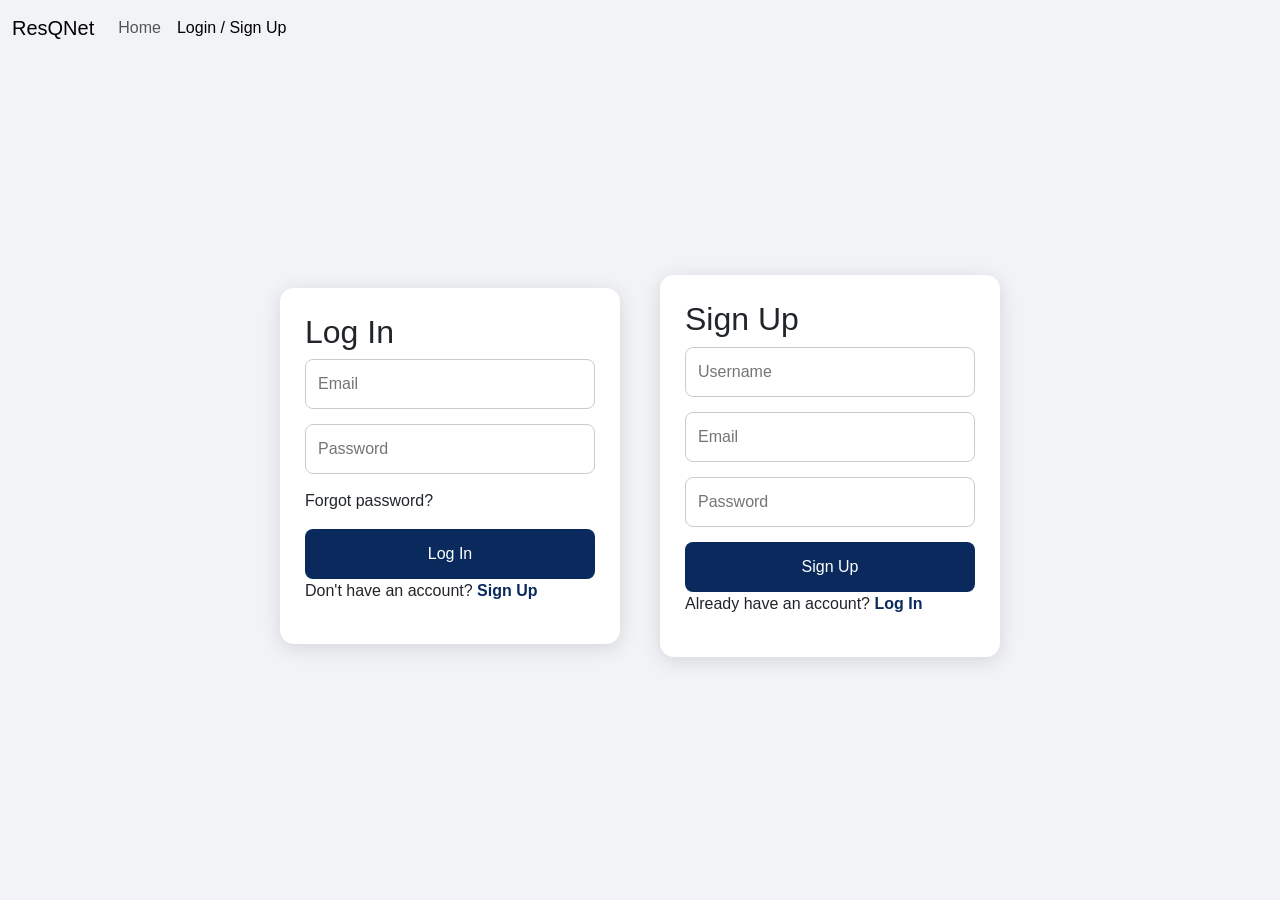
<file: login.html>
<!doctype html>
<html lang="en" dir="ltr">
<head>
    <meta charset="utf-8">
    <meta name="viewport" content="width=device-width, initial-scale=1">

    <link rel="stylesheet" href="https://cdn.jsdelivr.net/npm/bootstrap@5.3.0/dist/css/bootstrap.min.css">

    <title>Login / Sign Up</title>

    <link rel="stylesheet" href="https://cdnjs.cloudflare.com/ajax/libs/font-awesome/6.5.0/css/all.min.css">


    <link href="login.css" rel="stylesheet">
</head>

<body>


<nav class="navbar navbar-expand-lg myNavbar">
    <div class="container-fluid">
        <a class="navbar-brand" href="#">ResQNet</a>

        <button class="navbar-toggler" type="button" data-bs-toggle="collapse" data-bs-target="#navbarNav">
            <span class="navbar-toggler-icon"></span>
        </button>

        <div class="collapse navbar-collapse" id="navbarNav">
            <ul class="navbar-nav me-auto">
                <li class="nav-item">
                    <a class="nav-link" href="index.html">Home</a>
                </li>

                <li class="nav-item">
                    <a class="nav-link active" href="login.html">Login / Sign Up</a>
                </li>
            </ul>

            
        </div>
    </div>
</nav>


<div class="login-container">

    <div class="form-box" id="loginBox">
        <h2>Log In</h2>

        <div class="input-group">
            <input type="email" placeholder="Email">
        </div>

        <div class="input-group">
            <input type="password" placeholder="Password">
          
        </div>

        <p class="forgot">Forgot password?</p>

        <button class="btn">Log In</button>

        <p class="switch">Don't have an account? <span id="showSignup">Sign Up</span></p>
    </div>


    <div class="form-box" id="signupBox">
        <h2>Sign Up</h2>

        <div class="input-group">
            <input type="text" placeholder="Username">
        </div>

        <div class="input-group">
            <input type="email" placeholder="Email">
        </div>

        <div class="input-group">
            <input type="password" placeholder="Password">
           
        </div>

        <button class="btn">Sign Up</button>

        <p class="switch">Already have an account? <span id="showLogin">Log In</span></p>
    </div>

</div>

<script src="script.js"></script>
</body>
</html>
</file>
<file: login.css>
body {
    background: #f1f3f6;
    font-family: 'Poppins', sans-serif;
}


.login-container {
    width: 100%;
    min-height: calc(100vh - 80px);
    display: flex;
    justify-content: center;
    align-items: center;
    gap: 40px;
}

.form-box {
    width: 340px;
    background: #ffffff;
    padding: 25px;
    border-radius: 14px;
    box-shadow: 0 4px 20px rgba(0,0,0,0.12);
}

.input-group input {
    width: 100%;
    padding: 12px;
    margin-bottom: 15px;
    border-radius: 8px;
    border: 1px solid #ccc;
}

.btn {
    width: 100%;
    padding: 12px;
    background: #0a2a5e;
    color: white;
    border-radius: 8px;
}


.switch span {
    color: #0a2a5e;
    cursor: pointer;
    font-weight: 600;
}
</file>
